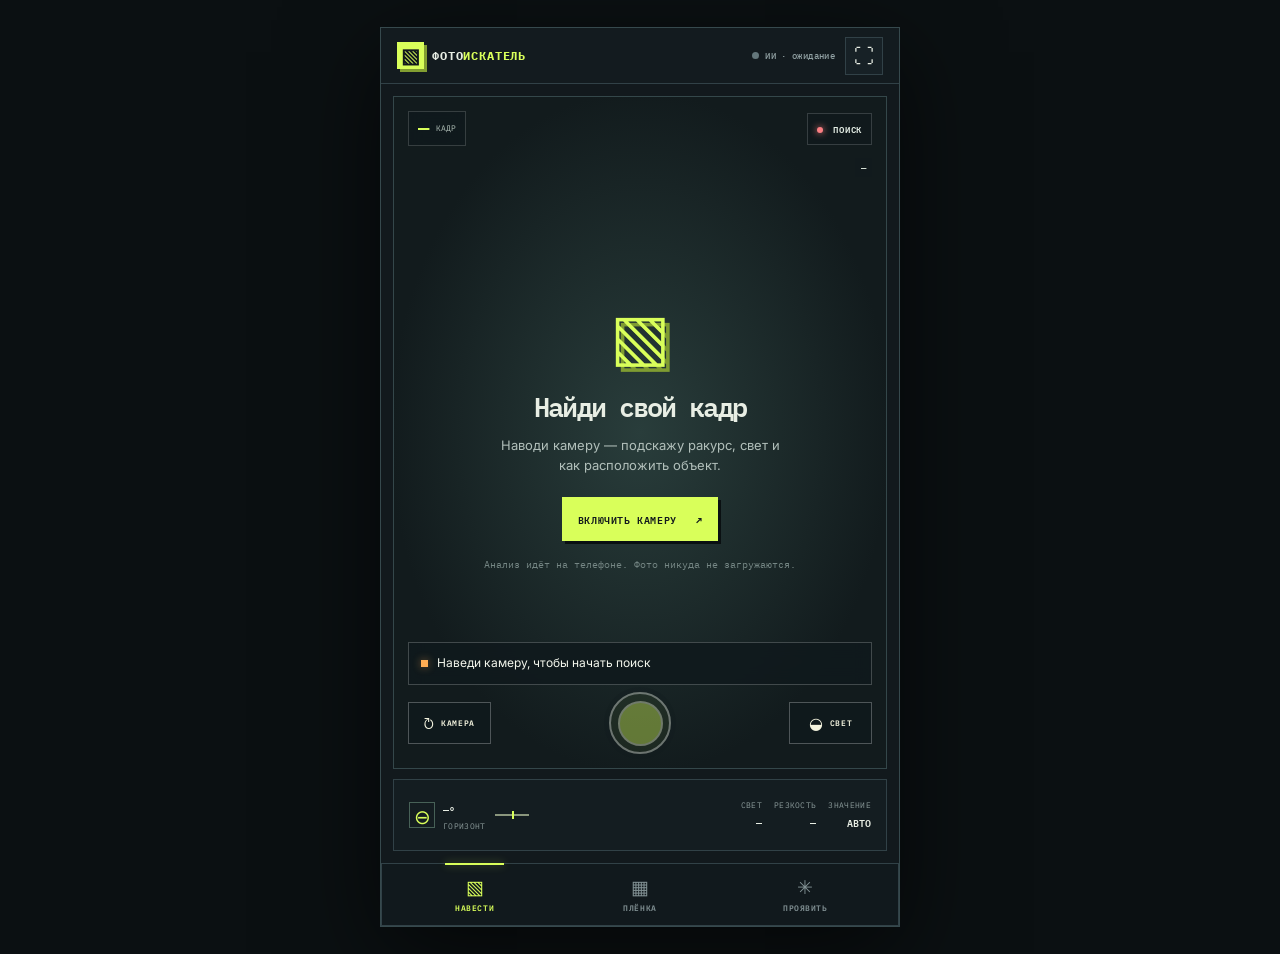
<file: index.html>
<!doctype html>
<html lang="ru">
<head>
  <meta charset="utf-8">
  <meta name="viewport" content="width=device-width, initial-scale=1, viewport-fit=cover">
  <meta name="theme-color" content="#141b1e">
  <meta name="apple-mobile-web-app-capable" content="yes">
  <meta name="apple-mobile-web-app-status-bar-style" content="black-translucent">
  <title>Фотоискатель · найти кадр</title>
  <link rel="stylesheet" href="style.css">
</head>
<body>
  <main class="app" id="app">
    <header class="topbar">
      <a class="brand" href="#camera" aria-label="Фотоискатель"><span class="brand-icon">▧</span><span>ФОТО<span>ИСКАТЕЛЬ</span></span></a>
      <div class="top-actions"><span class="ai-status" id="ai-status"><i></i> ИИ · ожидание</span><button class="icon-button" id="screen-toggle" aria-label="Переключить вид">⛶</button></div>
    </header>

    <section class="page camera-page active" id="page-camera" aria-label="Камера">
      <div class="viewport" id="viewport">
        <video id="video" autoplay playsinline muted></video>
        <canvas id="overlay"></canvas>
        <div class="scan-line"></div>
        <div class="start-card" id="start-card">
          <span class="start-mark">▧</span><h1>Найди свой кадр</h1>
          <p>Наводи камеру — подскажу ракурс, свет и как расположить объект.</p>
          <button class="pixel-button primary" id="start-camera">ВКЛЮЧИТЬ КАМЕРУ <b>↗</b></button>
          <small>Анализ идёт на телефоне. Фото никуда не загружаются.</small>
        </div>
        <div class="camera-topline">
          <span class="frame-score" id="score-badge"><b>—</b><small>КАДР</small></span>
          <span class="record-pill"><i></i> ПОИСК</span>
          <button class="icon-button glass-button" id="torch-button" aria-label="Вспышка" hidden>⚡</button>
        </div>
        <div class="scene-note" id="scene-note"><span class="note-dot"></span><span id="scene-message">Наведи камеру, чтобы начать поиск</span></div>
        <div class="camera-bottomline">
          <button class="small-chip" id="lens-button" disabled>↻ <span>КАМЕРА</span></button>
          <button class="shutter" id="capture-button" aria-label="Сделать фото" disabled><span></span></button>
          <button class="small-chip" id="manual-button" disabled>◒ <span>СВЕТ</span></button>
        </div>
        <span class="resolution-tag" id="resolution-tag">—</span>
      </div>

      <div class="camera-tools">
        <div class="level-readout"><span class="level-icon">⊖</span><span><b id="level-number">—°</b><small>ГОРИЗОНТ</small></span><i class="level-track"><em id="level-indicator"></em></i></div>
        <div class="tool-readout"><span><small>СВЕТ</small><b id="light-readout">—</b></span><span><small>РЕЗКОСТЬ</small><b id="sharp-readout">—</b></span><span><small>ЗНАЧЕНИЕ</small><b id="exposure-readout">АВТО</b></span></div>
      </div>
    </section>

    <section class="page gallery-page" id="page-gallery" aria-label="Снимки">
      <div class="page-heading"><div><p class="overline">ТВОЯ ПЛЁНКА</p><h1>Снимки <span id="photo-count">0</span></h1></div><button class="pixel-button secondary" id="back-camera">КАМЕРА ↗</button></div>
      <div class="gallery-grid" id="gallery-grid"></div>
      <div class="empty-gallery" id="empty-gallery"><span>▧</span><b>Плёнка пока пустая</b><p>Хороший кадр можно сохранить с экрана камеры.</p></div>
    </section>

    <section class="page editor-page" id="page-editor" aria-label="Проявка фотографии">
      <div class="page-heading editor-heading"><div><p class="overline">ЛАБОРАТОРИЯ</p><h1>Проявка</h1></div><div class="editor-head-actions"><button class="pixel-button secondary auto-button" id="auto-enhance">✦ АВТО</button><button class="icon-button" id="close-editor" aria-label="Закрыть редактор">×</button></div></div>
      <div class="editor-preview" id="editor-preview-wrap"><canvas id="editor-canvas"></canvas><div class="editor-empty" id="editor-empty">Выбери снимок<br>из своей плёнки</div></div>
      <div class="presets" id="presets"><button class="preset selected" data-preset="natural"><i></i><b>ЧИСТО</b></button><button class="preset" data-preset="warm"><i></i><b>ЗАКАТ</b></button><button class="preset" data-preset="mono"><i></i><b>Ч/Б</b></button><button class="preset" data-preset="vivid"><i></i><b>ЯРКО</b></button></div>
      <div class="edit-controls">
        <label><span>Экспозиция</span><output id="edit-exposure-value">0</output><input id="edit-exposure" type="range" min="-50" max="50" value="0"></label>
        <label><span>Контраст</span><output id="edit-contrast-value">0</output><input id="edit-contrast" type="range" min="-30" max="40" value="0"></label>
        <label><span>Цвет</span><output id="edit-color-value">0</output><input id="edit-color" type="range" min="-40" max="40" value="0"></label>
      </div>
      <div class="editor-actions"><button class="pixel-button secondary" id="reset-edit">СБРОСИТЬ</button><button class="pixel-button primary" id="save-edit">СОХРАНИТЬ КОПИЮ <b>↗</b></button></div>
    </section>

    <nav class="bottom-nav" aria-label="Разделы приложения">
      <button class="nav-item active" data-page="camera"><span>▧</span><small>НАВЕСТИ</small></button>
      <button class="nav-item" data-page="gallery"><span>▦</span><small>ПЛЁНКА</small><i id="nav-count" hidden></i></button>
      <button class="nav-item" data-page="editor"><span>✳</span><small>ПРОЯВИТЬ</small></button>
    </nav>

    <dialog class="control-sheet" id="control-sheet">
      <div class="sheet-handle"></div><div class="sheet-heading"><div><p class="overline">КАМЕРА</p><h2>Экспозиция</h2></div><button class="icon-button" id="close-sheet" aria-label="Закрыть">×</button></div>
      <div class="mode-switch"><button class="selected" id="auto-mode">АВТО</button><button id="manual-mode">РУЧНОЙ</button></div>
      <p class="sheet-info" id="camera-support">Проверяю возможности камеры…</p>
      <label class="camera-control"><span>ISO <b id="iso-label">АВТО</b></span><input id="iso-control" type="range" disabled></label>
      <label class="camera-control"><span>Выдержка <b id="shutter-label">АВТО</b></span><input id="shutter-control" type="range" disabled></label>
      <label class="camera-control"><span>Экспокоррекция <b id="ev-label">0 EV</b></span><input id="ev-control" type="range" min="-2" max="2" value="0" step="0.1" disabled></label>
      <label class="camera-control" id="zoom-row" hidden><span>Зум <b id="zoom-label">1×</b></span><input id="zoom-control" type="range"></label>
      <button class="pixel-button primary sheet-done" id="sheet-done">ГОТОВО</button>
    </dialog>
    <div class="toast" id="toast" role="status"></div>
  </main>
  <canvas id="analysis-canvas" width="160" height="120" hidden></canvas>
  <script type="module" src="app.js"></script>
</body>
</html>
</file>
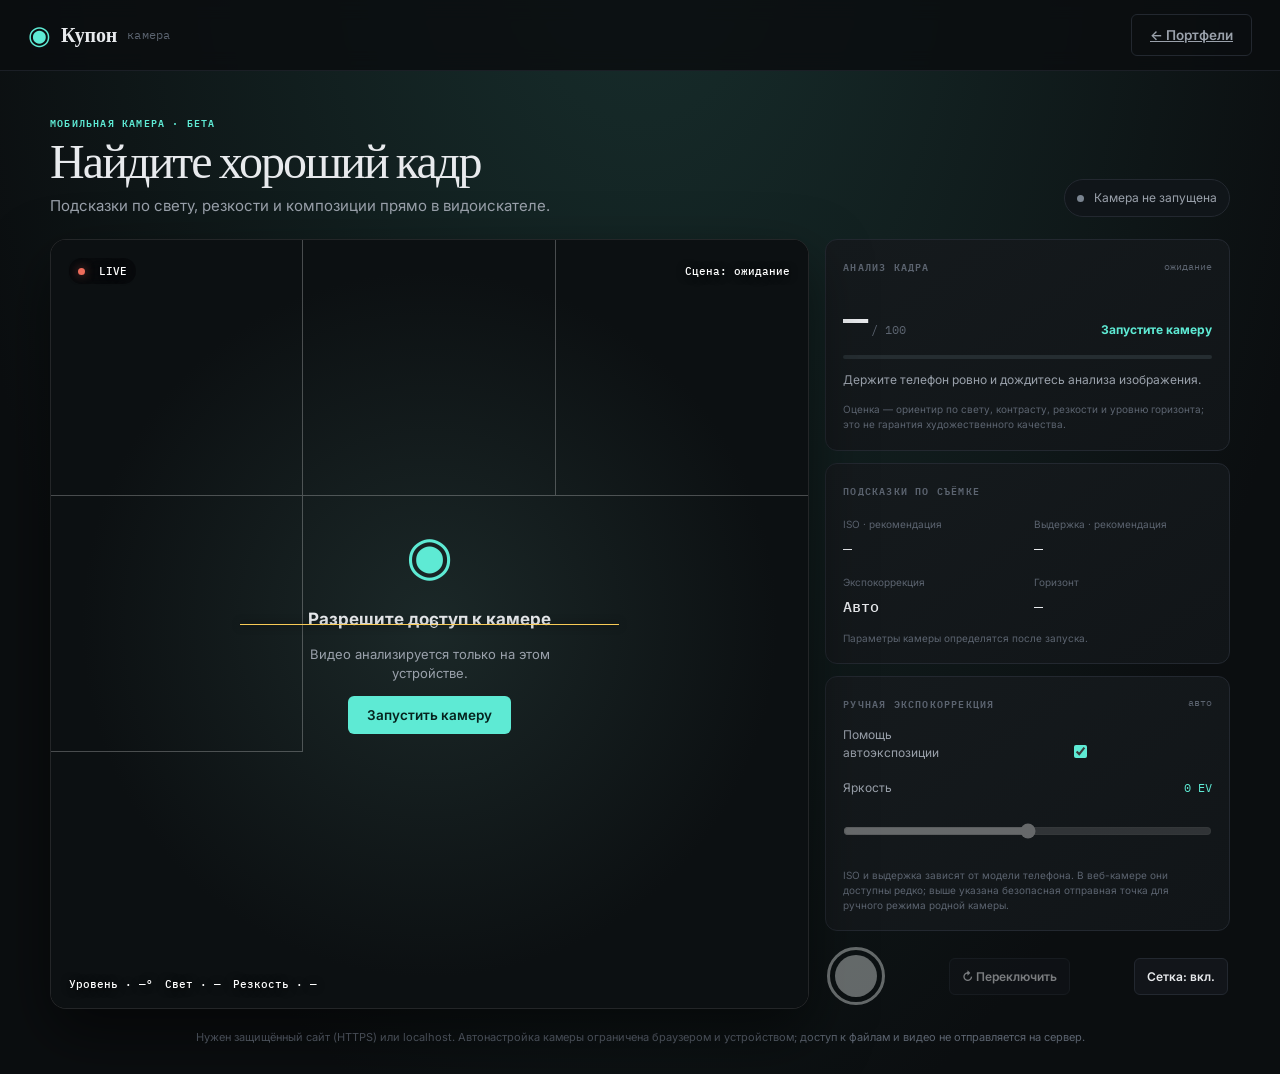
<file: camera.html>
<!DOCTYPE html>
<html lang="ru">
<head>
  <meta charset="UTF-8">
  <meta name="viewport" content="width=device-width, initial-scale=1, viewport-fit=cover">
  <meta name="theme-color" content="#090c0e">
  <title>Камера · Купон</title>
  <link rel="preconnect" href="https://fonts.googleapis.com">
  <link rel="preconnect" href="https://fonts.gstatic.com" crossorigin>
  <link href="https://fonts.googleapis.com/css2?family=Fraunces:opsz,wght@9..144,400;9..144,500;9..144,600&family=IBM+Plex+Mono:wght@400;500;600&family=Inter:wght@400;500;600;700&display=swap" rel="stylesheet">
  <link rel="stylesheet" href="styles.css">
  <link rel="stylesheet" href="camera.css">
</head>
<body class="camera-page">
  <header class="topbar">
    <div class="topbar-inner">
      <a class="camera-brand" href="index.html" aria-label="Вернуться в Купон">
        <span class="camera-brand-mark">◉</span><span class="brand-name">Купон</span><span class="brand-tag">камера</span>
      </a>
      <a class="btn btn-ghost" href="index.html">← Портфели</a>
    </div>
  </header>

  <main class="camera-shell">
    <section class="camera-heading">
      <div><p class="eyebrow">МОБИЛЬНАЯ КАМЕРА · БЕТА</p><h1>Найдите хороший кадр</h1><p>Подсказки по свету, резкости и композиции прямо в видоискателе.</p></div>
      <span class="camera-state" id="camera-state"><i></i> Камера не запущена</span>
    </section>

    <div class="camera-layout">
      <section class="viewfinder" aria-label="Видоискатель">
        <video id="camera-video" autoplay muted playsinline></video>
        <div class="viewfinder-placeholder" id="camera-placeholder"><span class="placeholder-icon">◉</span><b>Разрешите доступ к камере</b><span>Видео анализируется только на этом устройстве.</span><button id="start-camera" class="btn btn-primary">Запустить камеру</button></div>
        <div class="viewfinder-shade"></div>
        <div class="thirds-grid" id="thirds-grid" aria-hidden="true"><i></i><i></i><i></i><i></i></div>
        <div class="horizon" id="horizon"><span></span></div>
        <div class="finder-top"><span class="live-pill"><i></i> LIVE</span><span id="scene-label">Сцена: ожидание</span></div>
        <div class="finder-bottom"><span id="horizon-label">Уровень · —°</span><span id="light-label">Свет · —</span><span id="sharp-label">Резкость · —</span></div>
      </section>

      <aside class="camera-panel">
        <section class="camera-card score-card">
          <div class="panel-caption">АНАЛИЗ КАДРА <span id="analysis-state">ожидание</span></div>
          <div class="score-line"><strong id="frame-score">—</strong><span>/ 100</span><b id="score-label">Запустите камеру</b></div>
          <div class="score-track"><i id="score-fill"></i></div>
          <p id="frame-tip">Держите телефон ровно и дождитесь анализа изображения.</p>
          <p class="score-note">Оценка — ориентир по свету, контрасту, резкости и уровню горизонта; это не гарантия художественного качества.</p>
        </section>

        <section class="camera-card">
          <div class="panel-caption">ПОДСКАЗКИ ПО СЪЁМКЕ</div>
          <div class="settings-grid">
            <div><span>ISO · рекомендация</span><b id="iso-value">—</b></div>
            <div><span>Выдержка · рекомендация</span><b id="shutter-value">—</b></div>
            <div><span>Экспокоррекция</span><b id="ev-value">Авто</b></div>
            <div><span>Горизонт</span><b id="level-value">—</b></div>
          </div>
          <p class="support-note" id="camera-capabilities">Параметры камеры определятся после запуска.</p>
        </section>

        <section class="camera-card manual-card">
          <div class="panel-caption">РУЧНАЯ ЭКСПОКОРРЕКЦИЯ <span id="ev-support">авто</span></div>
          <label class="auto-exposure"><span>Помощь автоэкспозиции</span><input id="auto-exposure" type="checkbox" checked></label>
          <label for="ev-range">Яркость <output id="ev-output">0 EV</output></label>
          <input id="ev-range" type="range" min="-2" max="2" step="0.1" value="0" disabled>
          <p class="support-note">ISO и выдержка зависят от модели телефона. В веб-камере они доступны редко; выше указана безопасная отправная точка для ручного режима родной камеры.</p>
        </section>

        <div class="camera-actions">
          <button id="capture-button" class="shutter-button" aria-label="Сохранить снимок" disabled><span></span></button>
          <button id="flip-camera" class="btn btn-secondary" disabled>↻ Переключить</button>
          <button id="toggle-grid" class="btn btn-secondary">Сетка: вкл.</button>
        </div>
        <a id="download-link" class="download-link" hidden download="camera-shot.jpg">Скачать снимок</a>
      </aside>
    </div>
    <p class="camera-footnote">Нужен защищённый сайт (HTTPS) или localhost. Автонастройка камеры ограничена браузером и устройством; доступ к файлам и видео не отправляется на сервер.</p>
  </main>
  <canvas id="analysis-canvas" width="224" height="224" hidden></canvas>
  <canvas id="capture-canvas" hidden></canvas>
  <script src="camera.js" defer></script>
</body>
</html>
</file>
<file: style.css>
@import url('https://fonts.googleapis.com/css2?family=IBM+Plex+Mono:wght@400;500;600;700&family=Inter:wght@400;500;600;700&display=swap');
:root{color-scheme:dark;--ink:#12191d;--deep:#0b1012;--panel:#192327;--line:#314147;--muted:#91a1a3;--paper:#e8eee4;--lime:#d9ff5a;--cyan:#78e0d0;--orange:#ffad54;--rose:#fb7f83;--font:Inter,-apple-system,BlinkMacSystemFont,"Segoe UI",sans-serif;--mono:"IBM Plex Mono",ui-monospace,monospace}
*{box-sizing:border-box}html,body{margin:0;min-height:100%;background:var(--deep);color:var(--paper);font-family:var(--font);overscroll-behavior:none}body{min-height:100dvh}button,a,input{font:inherit}button{color:inherit}.app{width:min(100%,520px);height:100dvh;min-height:570px;margin:0 auto;display:flex;flex-direction:column;position:relative;overflow:hidden;background:var(--ink);border-left:1px solid #233136;border-right:1px solid #233136}.topbar{height:56px;flex:0 0 56px;display:flex;align-items:center;justify-content:space-between;padding:0 16px;background:#131b1f;border-bottom:1px solid var(--line);z-index:8}.brand{display:flex;align-items:center;gap:8px;color:var(--paper);font:700 12px var(--mono);letter-spacing:.07em;text-decoration:none}.brand>span:last-child span{color:var(--lime)}.brand-icon{display:grid;place-items:center;width:27px;height:27px;background:var(--lime);color:var(--ink);font:700 20px var(--mono);box-shadow:3px 3px 0 #829e31}.top-actions{display:flex;align-items:center;gap:10px}.ai-status{display:flex;align-items:center;gap:6px;color:var(--muted);font:500 9px var(--mono);letter-spacing:.04em}.ai-status i{width:7px;height:7px;border-radius:50%;background:#64777b}.ai-status.ready{color:var(--lime)}.ai-status.ready i{background:var(--lime);box-shadow:0 0 10px #d9ff5a77}.ai-status.error i{background:var(--orange)}.icon-button{display:grid;place-items:center;width:38px;height:38px;border:1px solid var(--line);background:#172126;color:var(--paper);font:20px var(--mono);cursor:pointer}.icon-button:active,.small-chip:active,.pixel-button:active{transform:translateY(1px)}.page{display:none;flex:1;min-height:0;overflow:auto}.page.active{display:flex}.camera-page{flex-direction:column;overflow:hidden}.viewport{position:relative;isolation:isolate;flex:1;min-height:330px;overflow:hidden;background:radial-gradient(ellipse at center,#263b3e,#11191c 65%);touch-action:manipulation}.viewport video,.viewport canvas#overlay{position:absolute;inset:0;width:100%;height:100%;object-fit:cover}.viewport video{display:none}.viewport.live video{display:block}.viewport.live .start-card{display:none}.viewport canvas#overlay{z-index:2;pointer-events:none}.viewport:after{content:"";position:absolute;inset:0;z-index:1;pointer-events:none;background:linear-gradient(#0007,transparent 25%,transparent 65%,#000a)}.scan-line{position:absolute;left:0;right:0;top:40%;height:1px;z-index:3;background:linear-gradient(90deg,transparent,var(--lime),transparent);opacity:0;box-shadow:0 0 9px var(--lime)}.live .scan-line{animation:sweep 5s linear infinite}@keyframes sweep{0%{top:18%;opacity:0}10%{opacity:.55}90%{opacity:.2}100%{top:86%;opacity:0}}.start-card{position:absolute;z-index:4;inset:0;display:flex;flex-direction:column;justify-content:center;align-items:center;padding:28px;text-align:center;background:radial-gradient(ellipse at center,#293d3b,#121b1d 72%)}.start-mark{color:var(--lime);font:64px var(--mono);text-shadow:5px 5px 0 #7f9c32}.start-card h1{font:600 27px var(--mono);letter-spacing:-.07em;margin:8px 0}.start-card p{max-width:300px;color:#b1bfba;font-size:13px;line-height:1.55;margin:0 0 22px}.start-card small{margin-top:16px;color:#758684;font:10px var(--mono);line-height:1.5}.pixel-button{min-height:44px;padding:0 14px;border:2px solid var(--line);background:var(--panel);color:var(--paper);font:600 10px var(--mono);letter-spacing:.06em;cursor:pointer;box-shadow:3px 3px 0 #0a1012}.pixel-button b{margin-left:12px;color:var(--ink)}.pixel-button.primary{background:var(--lime);border-color:var(--lime);color:var(--ink)}.pixel-button.secondary{color:var(--cyan);border-color:#446566;background:#142224}.camera-topline{position:absolute;z-index:4;top:14px;left:14px;right:14px;display:flex;align-items:center;justify-content:space-between;pointer-events:none}.camera-topline button{pointer-events:auto}.frame-score{display:flex;align-items:center;gap:7px;padding:7px 9px;background:#10191dd9;border:1px solid #ffffff29;backdrop-filter:blur(8px);font-family:var(--mono)}.frame-score b{font-size:19px;color:var(--lime);line-height:1}.frame-score small{max-width:34px;color:#b2c1b9;font-size:8px;line-height:1.1}.record-pill{padding:7px 9px;background:#10191dd9;border:1px solid #ffffff29;color:#e4eee5;font:600 9px var(--mono);letter-spacing:.08em}.record-pill i{display:inline-block;width:6px;height:6px;margin:0 5px 0 0;background:var(--rose);border-radius:50%;box-shadow:0 0 7px #fb7f83}.glass-button{border-color:#ffffff40;background:#10191dbb;backdrop-filter:blur(8px)}.scene-note{position:absolute;z-index:4;left:14px;right:14px;bottom:83px;display:flex;align-items:center;gap:9px;min-height:43px;padding:9px 12px;border:1px solid #ffffff35;background:#10191dd9;backdrop-filter:blur(9px);color:#f4f7ed;font-size:12px;line-height:1.35}.note-dot{width:7px;height:7px;flex:0 0 7px;background:var(--orange);box-shadow:0 0 8px #ffad5477}.scene-note.good .note-dot{background:var(--lime);box-shadow:0 0 8px #d9ff5a99}.camera-bottomline{position:absolute;z-index:4;bottom:14px;left:14px;right:14px;display:flex;justify-content:space-between;align-items:center}.small-chip{display:flex;align-items:center;gap:7px;min-width:83px;height:42px;justify-content:center;border:1px solid #ffffff43;background:#10191dcc;color:#f4f4df;font:16px var(--mono);cursor:pointer;backdrop-filter:blur(8px)}.small-chip span{font:600 8px var(--mono);letter-spacing:.07em}.shutter{display:grid;place-items:center;width:62px;height:62px;border:2px solid #eff5e8;border-radius:50%;background:#d9ff5a20;box-shadow:0 0 0 5px #10191d88;cursor:pointer}.shutter span{width:45px;height:45px;background:var(--lime);border:2px solid #f5ffd5;border-radius:50%;transition:transform .1s}.shutter:active span{transform:scale(.82)}.shutter:disabled{opacity:.4}.resolution-tag{position:absolute;z-index:4;right:14px;top:61px;padding:4px 6px;color:#d5dfd5;background:#111a1d99;font:9px var(--mono)}.camera-tools{height:72px;flex:0 0 72px;background:#141d21;border-top:1px solid var(--line);display:flex;align-items:center;justify-content:space-between;padding:9px 15px;gap:10px}.level-readout{display:flex;align-items:center;gap:8px;min-width:120px}.level-icon{display:grid;place-items:center;width:26px;height:26px;color:var(--lime);border:1px solid #476157;font:20px var(--mono)}.level-readout>span:nth-child(2),.tool-readout span{display:flex;flex-direction:column;gap:3px}.level-readout b,.tool-readout b{font:600 10px var(--mono);color:var(--paper)}.level-readout small,.tool-readout small{font:8px var(--mono);color:#8c9b9b;letter-spacing:.04em}.level-track{position:relative;width:34px;height:2px;margin-left:1px;background:#8a967d}.level-track em{position:absolute;top:-3px;left:50%;width:2px;height:8px;background:var(--lime);transition:transform .1s}.tool-readout{display:flex;gap:12px;text-align:right}.tool-readout b{max-width:60px;overflow:hidden;text-overflow:ellipsis;white-space:nowrap}.bottom-nav{height:63px;flex:0 0 63px;display:flex;align-items:stretch;justify-content:space-around;padding:4px 10px max(4px,env(safe-area-inset-bottom));background:#11191d;border-top:1px solid var(--line);z-index:8}.nav-item{position:relative;display:flex;flex:1;align-items:center;justify-content:center;flex-direction:column;gap:3px;border:0;background:none;color:#819093;cursor:pointer}.nav-item span{font:19px var(--mono)}.nav-item small{font:600 8px var(--mono);letter-spacing:.07em}.nav-item.active{color:var(--lime)}.nav-item.active:before{content:"";position:absolute;top:-5px;left:32%;right:32%;height:2px;background:var(--lime);box-shadow:0 0 8px #d9ff5a66}.nav-item i{position:absolute;top:6px;right:calc(50% - 18px);width:6px;height:6px;border-radius:50%;background:var(--rose)}.gallery-page,.editor-page{flex-direction:column;padding:18px 16px 14px;gap:15px}.page-heading{display:flex;align-items:center;justify-content:space-between;min-height:58px}.overline{margin:0 0 4px;color:var(--cyan);font:600 9px var(--mono);letter-spacing:.13em}.page-heading h1{margin:0;font:600 26px var(--mono);letter-spacing:-.07em}.page-heading h1 span{font:500 12px var(--mono);color:var(--muted);vertical-align:middle}.gallery-grid{display:grid;grid-template-columns:repeat(2,minmax(0,1fr));gap:10px;overflow:auto;align-content:start;padding-bottom:8px}.photo-card{position:relative;aspect-ratio:4/5;overflow:hidden;border:1px solid var(--line);background:#202d30;cursor:pointer}.photo-card img{width:100%;height:100%;object-fit:cover;display:block}.photo-score{position:absolute;top:7px;left:7px;padding:4px 6px;background:#111a1de0;color:var(--lime);font:600 9px var(--mono)}.photo-open{position:absolute;bottom:7px;right:7px;width:28px;height:28px;display:grid;place-items:center;background:#111a1de0;color:var(--cyan);font:15px var(--mono)}.empty-gallery{margin:auto;display:flex;align-items:center;flex-direction:column;text-align:center;color:var(--muted)}.empty-gallery[hidden]{display:none}.empty-gallery span{color:var(--lime);font:44px var(--mono);margin-bottom:9px}.empty-gallery b{color:var(--paper);font:500 13px var(--mono)}.empty-gallery p{max-width:230px;font-size:12px;line-height:1.5}.editor-page{overflow:auto}.editor-preview{position:relative;display:grid;place-items:center;min-height:160px;flex:1;max-height:45dvh;overflow:hidden;border:1px solid var(--line);background:repeating-conic-gradient(#182226 0% 25%,#1d292d 0% 50%) 50%/14px 14px}.editor-preview canvas{display:block;max-width:100%;max-height:100%;object-fit:contain}.editor-empty{position:absolute;color:#869796;text-align:center;font:11px/1.8 var(--mono)}.editor-empty[hidden]{display:none}.presets{display:flex;gap:7px;justify-content:space-between}.preset{display:flex;flex:1;min-width:0;align-items:center;flex-direction:column;gap:6px;padding:7px 3px;border:1px solid var(--line);background:#162125;color:#9daead;cursor:pointer}.preset i{width:23px;height:23px;border:1px solid #ffffff44;background:linear-gradient(135deg,#354b4c 50%,#d9ff5a 50%)}.preset[data-preset=warm] i{background:linear-gradient(135deg,#512c38 50%,#ffad54 50%)}.preset[data-preset=mono] i{background:linear-gradient(135deg,#393c3b 50%,#dbdfd7 50%)}.preset[data-preset=vivid] i{background:linear-gradient(135deg,#2848a2 50%,#fb7f83 50%)}.preset b{font:600 8px var(--mono)}.preset.selected{border-color:var(--lime);color:var(--lime)}.edit-controls{display:flex;flex-direction:column;gap:9px}.edit-controls label,.camera-control{display:grid;grid-template-columns:1fr auto;align-items:center;gap:5px 12px;color:#c6d1cb;font-size:11px}.edit-controls output{color:var(--cyan);font:10px var(--mono)}input[type=range]{width:100%;height:20px;margin:0;accent-color:var(--lime);touch-action:pan-y}.edit-controls input{grid-column:1/-1}.editor-actions{display:flex;gap:9px}.editor-actions>*{flex:1}.control-sheet{position:fixed;inset:auto 0 0;margin:0 auto;width:min(100%,520px);max-height:86dvh;padding:12px 20px max(22px,env(safe-area-inset-bottom));border:1px solid #405457;border-bottom:0;background:#152126;color:var(--paper);box-shadow:0 -18px 55px #000a}.control-sheet::backdrop{background:#030809a8;backdrop-filter:blur(4px)}.sheet-handle{width:37px;height:3px;margin:0 auto 14px;background:#526364}.sheet-heading{display:flex;align-items:center;justify-content:space-between}.sheet-heading h2{margin:0;font:600 22px var(--mono);letter-spacing:-.06em}.mode-switch{display:grid;grid-template-columns:1fr 1fr;gap:5px;padding:4px;margin:17px 0 10px;background:#0c1316}.mode-switch button{height:38px;border:0;background:transparent;color:#96a3a1;font:600 10px var(--mono);letter-spacing:.07em}.mode-switch button.selected{background:var(--lime);color:var(--ink)}.sheet-info{min-height:34px;margin:8px 0 13px;color:#96a6a1;font-size:11px;line-height:1.5}.camera-control{grid-template-columns:1fr auto;margin:12px 0}.camera-control span{font:500 11px var(--mono)}.camera-control b{padding-left:8px;color:var(--cyan);font-weight:500}.camera-control input{grid-column:1/-1}.camera-control input:disabled{opacity:.36}.sheet-done{width:100%;margin-top:10px}.toast{position:absolute;z-index:20;left:50%;bottom:calc(76px + env(safe-area-inset-bottom));transform:translate(-50%,12px);padding:10px 13px;background:#e9f1d8;color:var(--ink);font:600 10px var(--mono);box-shadow:3px 3px 0 #637a2a;opacity:0;pointer-events:none;transition:.18s;white-space:nowrap}.toast.show{opacity:1;transform:translate(-50%,0)}
.editor-head-actions{display:flex;align-items:center;gap:8px}.auto-button{min-height:38px;padding:0 10px;font-size:9px}
[hidden]{display:none!important}.editor-head-actions{display:flex;align-items:center;gap:8px}.auto-button{min-height:38px;padding:0 10px;font-size:9px}
@media(min-width:700px){.app{height:min(940px,100dvh);min-height:650px;margin:3dvh auto;border:1px solid #36494d;box-shadow:0 25px 90px #0009}.camera-page{padding:12px;gap:10px}.viewport{border:1px solid #34474a}.camera-tools{border:1px solid var(--line)}.bottom-nav{border:1px solid var(--line)}}
@media(max-height:660px){.app{min-height:520px}.camera-tools{height:59px;flex-basis:59px}.camera-bottomline{bottom:9px}.scene-note{bottom:70px}.shutter{width:54px;height:54px}.shutter span{width:39px;height:39px}.gallery-page,.editor-page{gap:9px;padding-top:11px}.editor-preview{max-height:37dvh}}
</file>
<file: styles.css>
/* ============================================================
   Купон — дизайн-система
   Палитра вдохновлена биржевыми терминалами: почти-чёрный фон,
   холодный цифровой акцент (мятно-цианый), тёплый предупреждающий
   янтарь для сигналов, приглушённый красный для риска.
   Fraunces — заголовки (характер), Inter — интерфейс, IBM Plex Mono —
   все числа без исключений, чтобы колонки доходностей читались как
   в терминале, а не как текст.
   ============================================================ */

:root {
  --bg: #0b0d10;
  --bg-raised: #12151a;
  --bg-card: #14181e;
  --bg-card-hover: #181c23;
  --border: #232830;
  --border-soft: #1b1f26;

  --text: #e8eaed;
  --text-dim: #9aa1ab;
  --text-faint: #5c6470;

  --accent: #5eead4;       /* мятно-цианый — рост, деньги, сигнал */
  --accent-dim: #2dd4bf33;
  --accent-strong: #14b8a6;

  --amber: #f5b754;
  --amber-dim: #f5b75422;

  --red: #f0776b;
  --red-dim: #f0776b22;

  --serif: 'Fraunces', Georgia, serif;
  --sans: 'Inter', -apple-system, BlinkMacSystemFont, sans-serif;
  --mono: 'IBM Plex Mono', ui-monospace, monospace;

  --radius: 10px;
  --radius-sm: 6px;
  --shadow-card: 0 1px 0 rgba(255,255,255,0.02) inset, 0 8px 24px -12px rgba(0,0,0,0.6);
}

* { box-sizing: border-box; }

html, body {
  margin: 0;
  padding: 0;
  background: var(--bg);
  color: var(--text);
  font-family: var(--sans);
  font-size: 15px;
  line-height: 1.5;
  -webkit-font-smoothing: antialiased;
}

.mono, .mono-input, table, .kpi-value, input, select, textarea, code { font-variant-numeric: tabular-nums; }

/* Subtle film-grain overlay for the terminal feel, purely decorative */
.noise-overlay {
  position: fixed;
  inset: 0;
  pointer-events: none;
  z-index: 1;
  opacity: 0.025;
  background-image: url("data:image/svg+xml,%3Csvg xmlns='http://www.w3.org/2000/svg' width='100' height='100'%3E%3Cfilter id='n'%3E%3CfeTurbulence type='fractalNoise' baseFrequency='0.9' numOctaves='2' stitchTiles='stitch'/%3E%3C/filter%3E%3Crect width='100%25' height='100%25' filter='url(%23n)'/%3E%3C/svg%3E");
}

/* ---------------- Topbar ---------------- */
.topbar {
  position: sticky;
  top: 0;
  z-index: 20;
  background: rgba(11,13,16,0.85);
  backdrop-filter: blur(10px);
  border-bottom: 1px solid var(--border-soft);
}
.topbar-inner {
  max-width: 1280px;
  margin: 0 auto;
  padding: 14px 28px;
  display: flex;
  align-items: center;
  justify-content: space-between;
}
.brand { display: flex; align-items: baseline; gap: 10px; }
.brand-mark { transform: translateY(2px); }
.brand-name {
  font-family: var(--serif);
  font-weight: 600;
  font-size: 20px;
  letter-spacing: -0.01em;
}
.brand-tag {
  font-size: 12px;
  color: var(--text-faint);
  font-family: var(--mono);
  letter-spacing: 0.02em;
}
.topbar-right { display: flex; align-items: center; gap: 12px; }

.status-pill {
  display: inline-flex;
  align-items: center;
  gap: 7px;
  font-family: var(--mono);
  font-size: 12px;
  color: var(--text-dim);
  padding: 6px 12px;
  border: 1px solid var(--border);
  border-radius: 999px;
  background: var(--bg-raised);
}
.status-pill .dot {
  width: 6px; height: 6px; border-radius: 50%;
  background: var(--text-faint);
}
.status-pill.ok .dot { background: var(--accent); box-shadow: 0 0 8px var(--accent); }
.status-pill.err .dot { background: var(--red); box-shadow: 0 0 8px var(--red); }

/* ---------------- Layout ---------------- */
.shell {
  max-width: 1280px;
  margin: 0 auto;
  padding: 40px 28px 100px;
  position: relative;
  z-index: 2;
}
.screen-head {
  display: flex;
  align-items: flex-end;
  justify-content: space-between;
  gap: 24px;
  margin-bottom: 32px;
  flex-wrap: wrap;
}
.hero-title {
  font-family: var(--serif);
  font-weight: 600;
  font-size: 40px;
  letter-spacing: -0.02em;
  margin: 6px 0 8px;
}
.hero-sub {
  color: var(--text-dim);
  font-size: 15px;
  max-width: 620px;
  margin: 0;
}
.link-back {
  background: none; border: none; cursor: pointer;
  color: var(--text-faint);
  font-family: var(--mono);
  font-size: 12.5px;
  padding: 0;
  transition: color 0.15s;
}
.link-back:hover { color: var(--accent); }

/* ---------------- Buttons ---------------- */
.btn {
  font-family: var(--sans);
  font-weight: 600;
  font-size: 13.5px;
  padding: 10px 18px;
  border-radius: var(--radius-sm);
  border: 1px solid transparent;
  cursor: pointer;
  transition: all 0.15s ease;
  white-space: nowrap;
}
.btn-primary { background: var(--accent); color: #06231e; }
.btn-primary:hover { background: #7ff2df; }
.btn-secondary { background: var(--bg-raised); color: var(--text); border-color: var(--border); }
.btn-secondary:hover { border-color: var(--accent); color: var(--accent); }
.btn-ghost { background: transparent; color: var(--text-dim); border-color: var(--border); }
.btn-ghost:hover { color: var(--text); border-color: var(--text-faint); }
.btn-lg { padding: 13px 28px; font-size: 14.5px; }
.btn-sm { padding: 6px 12px; font-size: 12px; }
.btn:disabled { opacity: 0.5; cursor: not-allowed; }

/* ---------------- Cards ---------------- */
.card {
  background: var(--bg-card);
  border: 1px solid var(--border-soft);
  border-radius: var(--radius);
  padding: 24px;
  box-shadow: var(--shadow-card);
}
.card-title {
  font-family: var(--serif);
  font-weight: 600;
  font-size: 17px;
  margin: 0 0 4px;
  letter-spacing: -0.01em;
}
.card-hint { color: var(--text-faint); font-size: 12.5px; margin: 0 0 16px; line-height: 1.5; }
.card-hint code { font-family: var(--mono); background: var(--bg-raised); padding: 1px 5px; border-radius: 4px; }

/* ---------------- Portfolio grid (list screen) ---------------- */
.portfolio-grid {
  display: grid;
  grid-template-columns: repeat(auto-fill, minmax(280px, 1fr));
  gap: 16px;
}
.portfolio-card {
  background: var(--bg-card);
  border: 1px solid var(--border-soft);
  border-radius: var(--radius);
  padding: 20px;
  cursor: pointer;
  transition: border-color 0.15s, transform 0.15s;
}
.portfolio-card:hover { border-color: var(--accent); transform: translateY(-2px); }
.portfolio-card-top { display: flex; justify-content: space-between; align-items: flex-start; gap: 8px; }
.portfolio-card-name { font-family: var(--serif); font-size: 18px; font-weight: 600; margin: 0; }
.portfolio-card-risk {
  font-family: var(--mono); font-size: 10.5px; text-transform: uppercase;
  padding: 3px 8px; border-radius: 999px; letter-spacing: 0.04em;
  border: 1px solid var(--border);
}
.risk-conservative { color: #7fb8f0; border-color: #7fb8f033; background: #7fb8f011; }
.risk-moderate { color: var(--amber); border-color: var(--amber-dim); background: var(--amber-dim); }
.risk-aggressive { color: var(--red); border-color: var(--red-dim); background: var(--red-dim); }

.portfolio-card-meta { margin-top: 14px; display: flex; flex-direction: column; gap: 6px; }
.portfolio-card-meta-row { display: flex; justify-content: space-between; font-size: 12.5px; }
.portfolio-card-meta-row .label { color: var(--text-faint); }
.portfolio-card-meta-row .value { font-family: var(--mono); color: var(--text-dim); }
.portfolio-card-active-badge {
  display: inline-flex; align-items: center; gap: 5px;
  font-family: var(--mono); font-size: 11px; color: var(--accent); margin-top: 12px;
}
.portfolio-card-active-badge .dot { width: 5px; height: 5px; border-radius: 50%; background: var(--accent); }

.empty-state { text-align: center; padding: 80px 20px; color: var(--text-faint); }
.empty-glyph { font-size: 36px; color: var(--text-faint); margin-bottom: 12px; }

/* ---------------- Forms ---------------- */
.form-grid { display: grid; grid-template-columns: 1fr 1fr; gap: 20px; align-items: start; }
.field { display: flex; flex-direction: column; gap: 6px; margin-bottom: 16px; }
.field-row { display: grid; grid-template-columns: 1fr 1fr; gap: 14px; }
.field-label { font-size: 12px; color: var(--text-dim); font-weight: 500; }
input, select, textarea {
  background: var(--bg-raised);
  border: 1px solid var(--border);
  border-radius: var(--radius-sm);
  color: var(--text);
  padding: 10px 12px;
  font-family: var(--sans);
  font-size: 14px;
  outline: none;
  transition: border-color 0.15s;
  width: 100%;
}
input:focus, select:focus, textarea:focus { border-color: var(--accent); }
.mono-input, input[type="number"] { font-family: var(--mono); }
textarea { resize: vertical; font-family: var(--sans); }

.bond-input-row { display: grid; grid-template-columns: 1fr 1fr auto; gap: 8px; margin-bottom: 12px; }
.bond-draft-list { list-style: none; padding: 0; margin: 0 0 8px; display: flex; flex-direction: column; gap: 6px; }
.bond-draft-list li {
  display: flex; justify-content: space-between; align-items: center;
  background: var(--bg-raised); border: 1px solid var(--border-soft);
  border-radius: var(--radius-sm); padding: 8px 12px; font-size: 13px;
}
.bond-draft-list .bd-isin { font-family: var(--mono); color: var(--text-dim); font-size: 11.5px; }
.bond-draft-list button {
  background: none; border: none; color: var(--text-faint); cursor: pointer; font-size: 16px; line-height: 1;
}
.bond-draft-list button:hover { color: var(--red); }

.divider { height: 1px; background: var(--border-soft); margin: 20px 0; }

.file-drop {
  display: flex; align-items: center; gap: 10px;
  border: 1px dashed var(--border);
  border-radius: var(--radius-sm);
  padding: 14px 16px;
  cursor: pointer;
  color: var(--text-dim);
  font-size: 13px;
  transition: border-color 0.15s;
}
.file-drop:hover { border-color: var(--accent); }
.file-drop-icon { color: var(--accent); font-size: 16px; }

.form-actions { margin-top: 28px; display: flex; justify-content: flex-end; }

/* ---------------- Detail screen ---------------- */
.detail-actions { display: flex; gap: 10px; }

.kpi-row {
  display: grid;
  grid-template-columns: repeat(5, 1fr);
  gap: 12px;
  margin-bottom: 24px;
}
.kpi-card {
  background: var(--bg-card);
  border: 1px solid var(--border-soft);
  border-radius: var(--radius);
  padding: 16px 18px;
  display: flex;
  flex-direction: column;
  gap: 6px;
}
.kpi-label { font-size: 11px; color: var(--text-faint); text-transform: uppercase; letter-spacing: 0.03em; }
.kpi-value { font-family: var(--mono); font-size: 22px; font-weight: 500; }
.kpi-value.accent { color: var(--accent); }

.run-banner {
  padding: 12px 16px;
  border-radius: var(--radius-sm);
  font-size: 13px;
  margin-bottom: 20px;
  border: 1px solid var(--border);
  font-family: var(--mono);
}
.run-banner.ok { background: var(--accent-dim); border-color: #2dd4bf44; color: var(--accent); }
.run-banner.err { background: var(--red-dim); border-color: #f0776b44; color: var(--red); }
.run-banner.warn { background: var(--amber-dim); border-color: #f5b75444; color: var(--amber); }

.detail-grid {
  display: grid;
  grid-template-columns: 1.1fr 1fr;
  gap: 16px;
  margin-bottom: 16px;
  align-items: start;
}

.panel-head { display: flex; justify-content: space-between; align-items: flex-start; margin-bottom: 14px; gap: 12px; }

.badge {
  font-family: var(--mono); font-size: 10.5px; color: var(--text-faint);
  border: 1px solid var(--border); border-radius: 999px; padding: 3px 9px;
  white-space: nowrap;
}

.rec-summary { color: var(--text-dim); font-size: 13.5px; line-height: 1.6; margin: 0 0 18px; }

.alloc-list { display: flex; flex-direction: column; gap: 10px; }
.alloc-row {
  display: grid;
  grid-template-columns: 1fr auto auto;
  gap: 12px;
  align-items: center;
  padding: 10px 12px;
  background: var(--bg-raised);
  border-radius: var(--radius-sm);
  border: 1px solid var(--border-soft);
}
.alloc-name { font-weight: 600; font-size: 13.5px; }
.alloc-rationale { font-size: 11.5px; color: var(--text-faint); margin-top: 2px; }
.alloc-risk { font-size: 10.5px; color: var(--text-faint); margin-top: 4px; }
.alloc-weight { font-family: var(--mono); font-size: 15px; color: var(--accent); text-align: right; }
.alloc-amount { font-family: var(--mono); font-size: 12px; color: var(--text-dim); text-align: right; }
.alloc-bar-track { grid-column: 1 / -1; height: 3px; background: var(--border-soft); border-radius: 2px; overflow: hidden; }
.alloc-bar-fill { height: 100%; background: var(--accent); }

.position-budget-field { max-width: 280px; }
.position-edit-row { display: grid; grid-template-columns: minmax(100px, 1fr) 85px 135px 95px; gap: 10px; align-items: end; padding: 10px 0; border-top: 1px solid var(--border-soft); }
.position-edit-name { font-size: 12px; font-weight: 600; padding-bottom: 9px; }
.position-edit-row label { display: grid; gap: 5px; color: var(--text-faint); font-size: 10px; }
.position-edit-row input, .position-budget-field input { min-width: 0; background: var(--bg-raised); color: var(--text); border: 1px solid var(--border); border-radius: var(--radius-sm); padding: 8px; font-family: var(--mono); }
.position-edit-row input:disabled { opacity: .45; cursor: not-allowed; }
.rebalance-plan { margin-top: 16px; padding-top: 14px; border-top: 1px solid var(--border); }
.rebalance-plan h4 { margin: 0 0 8px; font-size: 12px; color: var(--text-dim); }
.order-row { padding: 8px 10px; margin-top: 5px; border-radius: var(--radius-sm); background: var(--bg-raised); font-size: 11px; color: var(--text-dim); line-height: 1.5; }
.order-row.sell strong { color: var(--red); }
.order-row.buy strong { color: var(--accent); }
.cash-left { margin-top: 10px; font-size: 12px; color: var(--text-dim); }
.cash-left strong { color: var(--accent); font-family: var(--mono); }

.warnings-list { margin-top: 16px; display: flex; flex-direction: column; gap: 6px; }
.warning-item {
  font-size: 12px; color: var(--amber); background: var(--amber-dim);
  border-radius: var(--radius-sm); padding: 8px 10px; display: flex; gap: 8px;
}

/* ---------------- Tables ---------------- */
.table-wrap { overflow-x: auto; }
.data-table { width: 100%; border-collapse: collapse; font-size: 13px; }
.data-table th {
  text-align: left; color: var(--text-faint); font-weight: 500; font-size: 11px;
  text-transform: uppercase; letter-spacing: 0.03em;
  padding: 8px 10px; border-bottom: 1px solid var(--border);
  position: sticky; top: 0; background: var(--bg-card);
}
.data-table td { padding: 10px; border-bottom: 1px solid var(--border-soft); color: var(--text-dim); }
.data-table td.mono, .data-table .num { font-family: var(--mono); }
.data-table .num { text-align: right; }
.data-table tr:last-child td { border-bottom: none; }
.data-table tr:hover td { background: var(--bg-raised); }

.yield-cell { color: var(--text); font-weight: 500; }
.src-tag { font-family: var(--mono); font-size: 10px; padding: 2px 7px; border-radius: 999px; }
.src-moex { color: var(--accent); background: var(--accent-dim); }
.src-fallback { color: var(--amber); background: var(--amber-dim); }
.yield-reference { display: block; color: var(--text-faint); margin-top: 3px; white-space: nowrap; }
.live-yes { color: var(--accent); }
.live-no { color: var(--text-faint); }

.status-tag { font-size: 11.5px; padding: 3px 9px; border-radius: 999px; font-family: var(--mono); white-space: nowrap; }
.status-signal { background: var(--accent-dim); color: var(--accent); }
.status-spike { background: var(--amber-dim); color: var(--amber); }
.status-down { background: var(--red-dim); color: var(--red); }
.status-neutral { background: var(--border-soft); color: var(--text-faint); }

.row-remove-btn {
  background: none; border: none; color: var(--text-faint); cursor: pointer; font-size: 15px;
}
.row-remove-btn:hover { color: var(--red); }

/* ---------------- Matrix heatmap (signature element) ---------------- */
.panel-matrix { margin-bottom: 16px; }
.matrix-wrap { overflow-x: auto; }
.matrix-table { border-collapse: collapse; font-family: var(--mono); font-size: 11px; }
.matrix-table th {
  padding: 6px 8px; font-weight: 500; color: var(--text-faint);
  white-space: nowrap; text-align: center;
}
.matrix-table th.row-head { text-align: right; color: var(--text-dim); }
.matrix-table td {
  width: 52px; height: 32px; text-align: center;
  border: 1px solid var(--bg);
  position: relative;
}
.matrix-cell-value { position: relative; z-index: 2; }
.matrix-table td.diag { color: var(--text-faint); background: var(--bg-raised) !important; }

.muted { color: var(--text-faint); font-size: 13px; }

/* ---------------- History timeline ---------------- */
.history-timeline { display: flex; flex-direction: column; gap: 0; }
.history-item {
  display: grid;
  grid-template-columns: 160px 1fr auto;
  gap: 16px;
  align-items: center;
  padding: 12px 4px;
  border-bottom: 1px solid var(--border-soft);
  font-size: 13px;
}
.history-item:last-child { border-bottom: none; }
.history-date { font-family: var(--mono); color: var(--text-dim); font-size: 12px; }
.history-meta { color: var(--text-faint); font-size: 12px; }
.history-status-dot { width: 7px; height: 7px; border-radius: 50%; display: inline-block; margin-right: 6px; }
.hs-ok { background: var(--accent); }
.hs-partial { background: var(--amber); }
.hs-error { background: var(--red); }
.hs-imported { background: var(--text-faint); }

/* ---------------- Modals ---------------- */
.modal-backdrop {
  position: fixed; inset: 0; background: rgba(6,7,9,0.75);
  display: flex; align-items: center; justify-content: center;
  z-index: 100; backdrop-filter: blur(4px);
}
.modal-backdrop[hidden] { display: none; }
.modal {
  background: var(--bg-card); border: 1px solid var(--border);
  border-radius: var(--radius); padding: 28px; width: 380px; max-width: 90vw;
  box-shadow: 0 20px 60px -20px rgba(0,0,0,0.7);
}
.modal-wide { width: 560px; }
.modal-actions { display: flex; justify-content: flex-end; gap: 10px; margin-top: 20px; }
.methodology-text { color: var(--text-dim); font-size: 13.5px; line-height: 1.7; white-space: pre-line; }

/* ---------------- Toasts ---------------- */
.toast-stack {
  position: fixed; bottom: 24px; right: 24px; z-index: 200;
  display: flex; flex-direction: column; gap: 8px;
}
.toast {
  background: var(--bg-raised); border: 1px solid var(--border);
  border-radius: var(--radius-sm); padding: 12px 16px;
  font-size: 13px; max-width: 340px;
  box-shadow: 0 12px 32px -10px rgba(0,0,0,0.6);
  animation: toast-in 0.2s ease;
}
.toast.err { border-color: #f0776b55; color: var(--red); }
.toast.ok { border-color: #2dd4bf55; color: var(--accent); }
@keyframes toast-in { from { opacity: 0; transform: translateY(8px); } to { opacity: 1; transform: translateY(0); } }

/* ---------------- Responsive ---------------- */
@media (max-width: 900px) {
  .form-grid, .detail-grid { grid-template-columns: 1fr; }
  .kpi-row { grid-template-columns: repeat(2, 1fr); }
  .field-row { grid-template-columns: 1fr; }
  .position-edit-row { grid-template-columns: 1fr 72px 110px 82px; gap: 6px; }
}
</file>
<file: camera.css>
.camera-page { min-height: 100vh; background: radial-gradient(ellipse at 50% -20%, #18302e 0, #0b0e10 47rem); }
.camera-brand { display:flex; align-items:center; gap:10px; color:var(--text); text-decoration:none; }
.camera-brand-mark { color:var(--accent); font-size:26px; line-height:1; }
.camera-shell { width:min(1180px, calc(100% - 40px)); margin:0 auto; padding:42px 0 28px; }
.camera-heading { display:flex; align-items:flex-end; justify-content:space-between; gap:20px; margin-bottom:22px; }
.camera-heading h1 { margin:5px 0 8px; font:500 clamp(2rem, 4vw, 3.2rem)/1.05 var(--serif); letter-spacing:-.04em; }
.camera-heading p:not(.eyebrow) { color:var(--text-dim); margin:0; }
.eyebrow,.panel-caption { color:var(--text-faint); font:600 10px var(--mono); letter-spacing:.12em; }
.eyebrow { margin:0; color:var(--accent); }
.camera-state { white-space:nowrap; color:var(--text-dim); font-size:12px; padding:9px 12px; border:1px solid var(--border); border-radius:999px; background:#101519; }
.camera-state i,.live-pill i { display:inline-block; width:7px; height:7px; border-radius:50%; background:#7a8490; margin-right:7px; }
.camera-state.active i,.live-pill i { background:#ed6c5b; box-shadow:0 0 10px #ed6c5b88; }
.camera-layout { display:grid; grid-template-columns:minmax(0,1.5fr) minmax(300px,.8fr); gap:16px; align-items:stretch; }
.viewfinder { min-height:590px; position:relative; overflow:hidden; border-radius:16px; border:1px solid #ffffff1c; background:#090b0d; box-shadow:0 24px 60px #0008; }
.viewfinder video { position:absolute; inset:0; width:100%; height:100%; object-fit:cover; display:none; }
.viewfinder.running video { display:block; }
.viewfinder-placeholder { position:absolute; inset:0; z-index:2; display:flex; flex-direction:column; align-items:center; justify-content:center; gap:12px; padding:24px; text-align:center; color:var(--text-dim); background:radial-gradient(ellipse at center,#1b2828,#0c1012 65%); }
.viewfinder.running .viewfinder-placeholder { display:none; }
.viewfinder-placeholder b { color:var(--text); font-size:17px; }
.viewfinder-placeholder span:not(.placeholder-icon) { max-width:270px; font-size:13px; }
.placeholder-icon { color:var(--accent); font-size:54px; }
.finder-top,.finder-bottom { position:absolute; z-index:3; left:18px; right:18px; display:flex; align-items:center; justify-content:space-between; gap:12px; color:#fff; text-shadow:0 1px 8px #000; font:500 11px var(--mono); }
.finder-top { top:18px; }.finder-bottom { bottom:17px; justify-content:flex-start; flex-wrap:wrap; }
.live-pill { padding:6px 9px; border-radius:99px; background:#07090bbd; backdrop-filter:blur(12px); }
.viewfinder-shade { position:absolute; inset:0; pointer-events:none; z-index:1; background:linear-gradient(#0007,transparent 24%,transparent 74%,#0008); }
.thirds-grid { position:absolute; inset:0; z-index:2; display:grid; grid-template:repeat(3,1fr)/repeat(3,1fr); pointer-events:none; }
.thirds-grid i { border-right:1px solid #ffffff40; border-bottom:1px solid #ffffff40; }.thirds-grid i:nth-child(3n){border-right:0}.thirds-grid i:nth-child(n+7){border-bottom:0}
.thirds-grid.off { display:none; }
.horizon { position:absolute; z-index:2; top:50%; left:25%; width:50%; height:1px; background:#f8cb56; transform-origin:center; box-shadow:0 0 8px #000; pointer-events:none; transition:background .15s; }
.horizon.level { height:2px; background:#5eea9a; box-shadow:0 0 9px #5eea9a88; }
.horizon span { position:absolute; left:50%; top:-4px; width:8px; height:8px; border:1px solid currentColor; border-radius:50%; color:inherit; }
.camera-panel { display:flex; flex-direction:column; gap:12px; }
.camera-card { border:1px solid var(--border); background:linear-gradient(145deg,#151a1d,#111518); border-radius:12px; padding:17px; }
.panel-caption { display:flex; justify-content:space-between; align-items:center; }
.panel-caption span { color:var(--text-faint); font:400 10px var(--mono); letter-spacing:0; }
.score-line { display:flex; align-items:baseline; gap:6px; margin:16px 0 9px; }.score-line strong { font:500 42px var(--mono); letter-spacing:-.08em; }.score-line>span { color:var(--text-faint); font:12px var(--mono); }.score-line b { margin-left:auto; color:var(--accent); font-size:12px; }
.score-track { height:4px; overflow:hidden; border-radius:10px; background:#252d31; }.score-track i { display:block; width:0; height:100%; background:linear-gradient(90deg,#f0b84e,#5eead4); transition:width .4s; }
.camera-card p { color:var(--text-dim); font-size:12px; line-height:1.55; margin:12px 0 0; }.camera-card p.score-note { color:var(--text-faint); font-size:10px; }
.settings-grid { display:grid; grid-template-columns:1fr 1fr; gap:15px 12px; margin-top:18px; }.settings-grid div { min-width:0; }.settings-grid span { display:block; color:var(--text-faint); font-size:10px; margin-bottom:6px; }.settings-grid b { color:var(--text); font:500 15px var(--mono); }
.support-note { color:var(--text-faint)!important; font-size:10px!important; line-height:1.5!important; }
.manual-card label { margin-top:17px; display:flex; justify-content:space-between; color:var(--text-dim); font-size:12px; }.manual-card output { color:var(--accent); font-family:var(--mono); }
.manual-card label.auto-exposure { align-items:center; margin-top:14px; }.auto-exposure input { width:auto; margin:0; accent-color:var(--accent); }
.manual-card input { width:100%; margin:15px 0 0; accent-color:var(--accent); }.manual-card input:disabled { opacity:.45; }
.camera-actions { display:flex; align-items:center; justify-content:space-between; gap:8px; margin-top:auto; padding:4px 2px; }.camera-actions .btn { padding:10px 12px; font-size:12px; }
.shutter-button { width:58px; height:58px; display:grid; place-items:center; padding:0; border:3px solid #e7eceb; border-radius:50%; background:transparent; cursor:pointer; }.shutter-button span { width:42px; height:42px; border-radius:50%; background:#e7eceb; transition:transform .12s; }.shutter-button:active span { transform:scale(.88); }.shutter-button:disabled { opacity:.4; cursor:default; }
.download-link { text-align:center; color:var(--accent); font-size:12px; }.camera-footnote { color:var(--text-faint); text-align:center; font-size:11px; line-height:1.5; margin:20px 0 0; }
@media (max-width:800px) { .camera-shell{width:min(100% - 24px,600px);padding-top:28px}.camera-layout{grid-template-columns:1fr}.viewfinder{min-height:58vh;max-height:720px}.camera-heading{align-items:flex-start;flex-direction:column;gap:12px}.camera-panel{display:grid;grid-template-columns:1fr 1fr}.score-card{grid-column:1/-1}.manual-card{grid-column:1/-1}.camera-actions{grid-column:1/-1}.camera-footnote{padding:0 10px} }
@media (max-width:440px) { .viewfinder{min-height:56vh;border-radius:11px}.finder-top,.finder-bottom{left:12px;right:12px}.camera-panel{display:flex}.camera-actions{justify-content:space-around}.camera-actions .btn{padding:9px}.topbar-inner{width:calc(100% - 24px)} }
</file>
